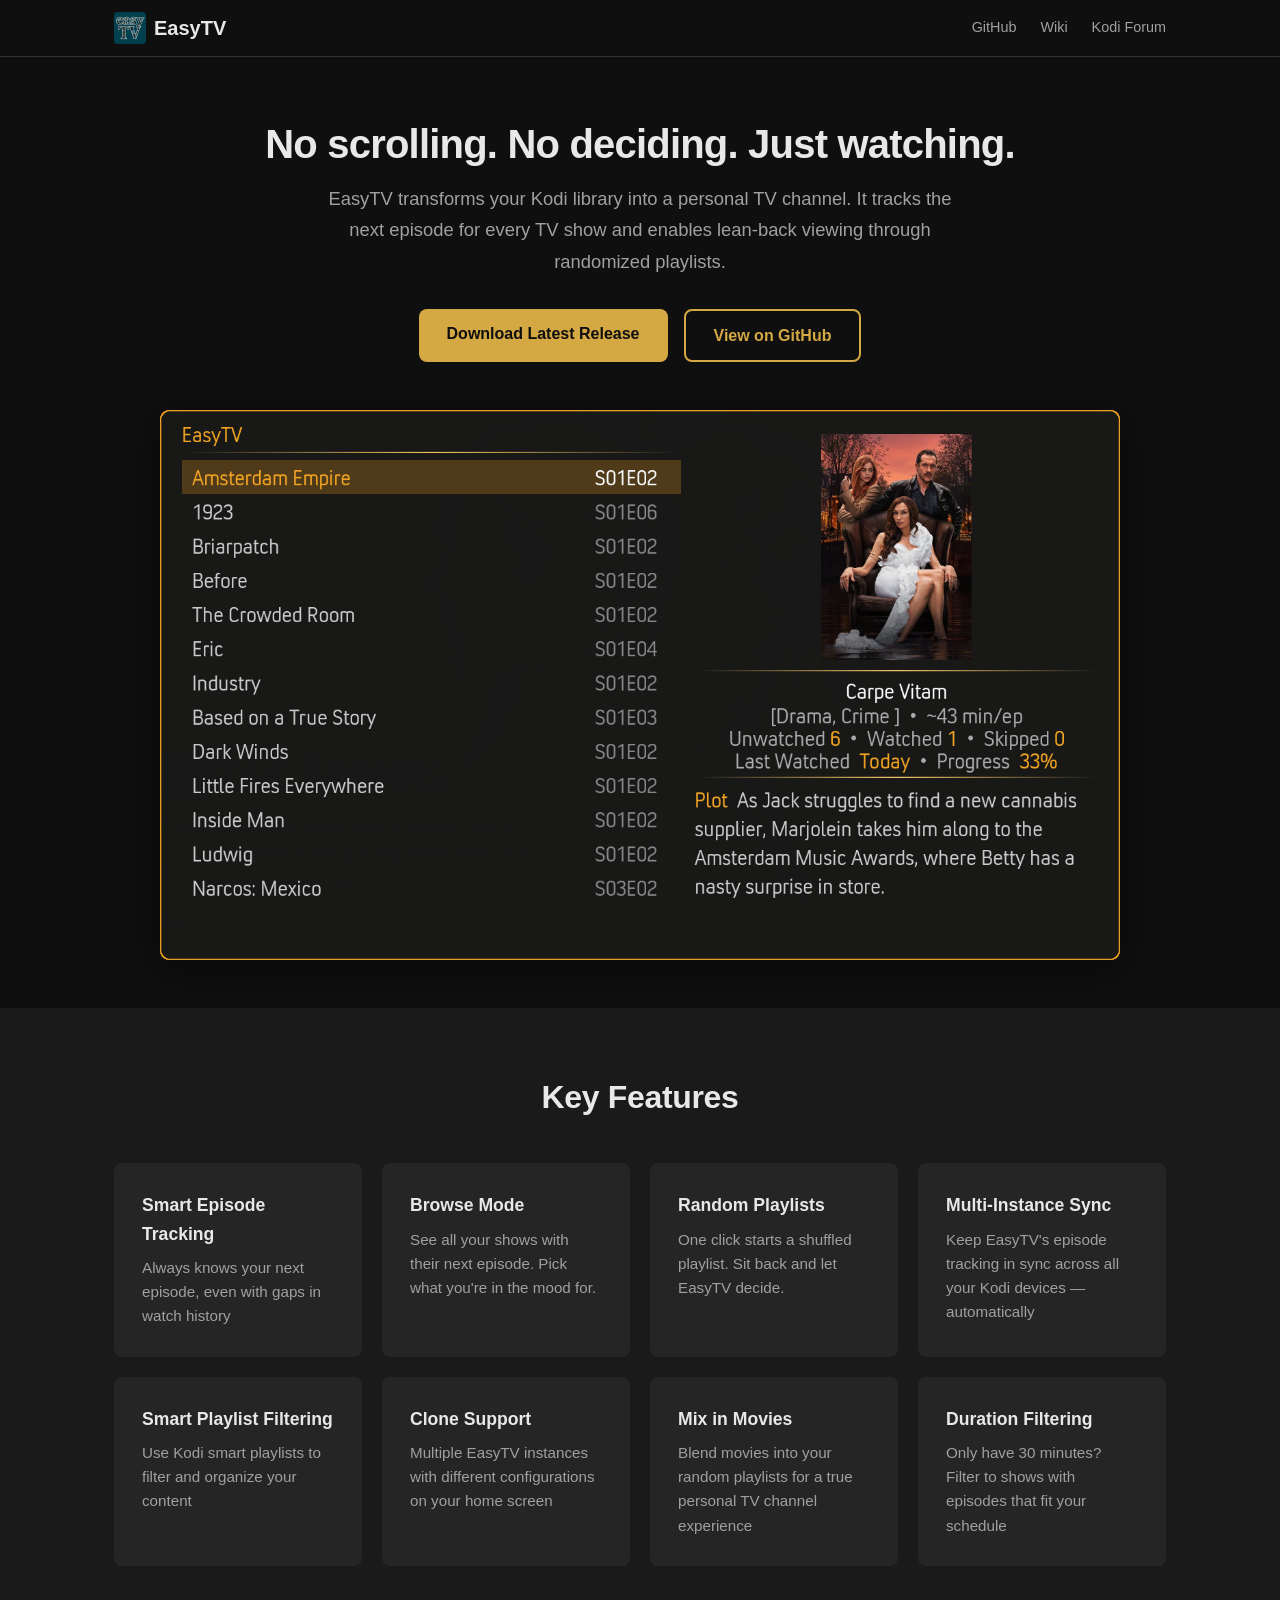
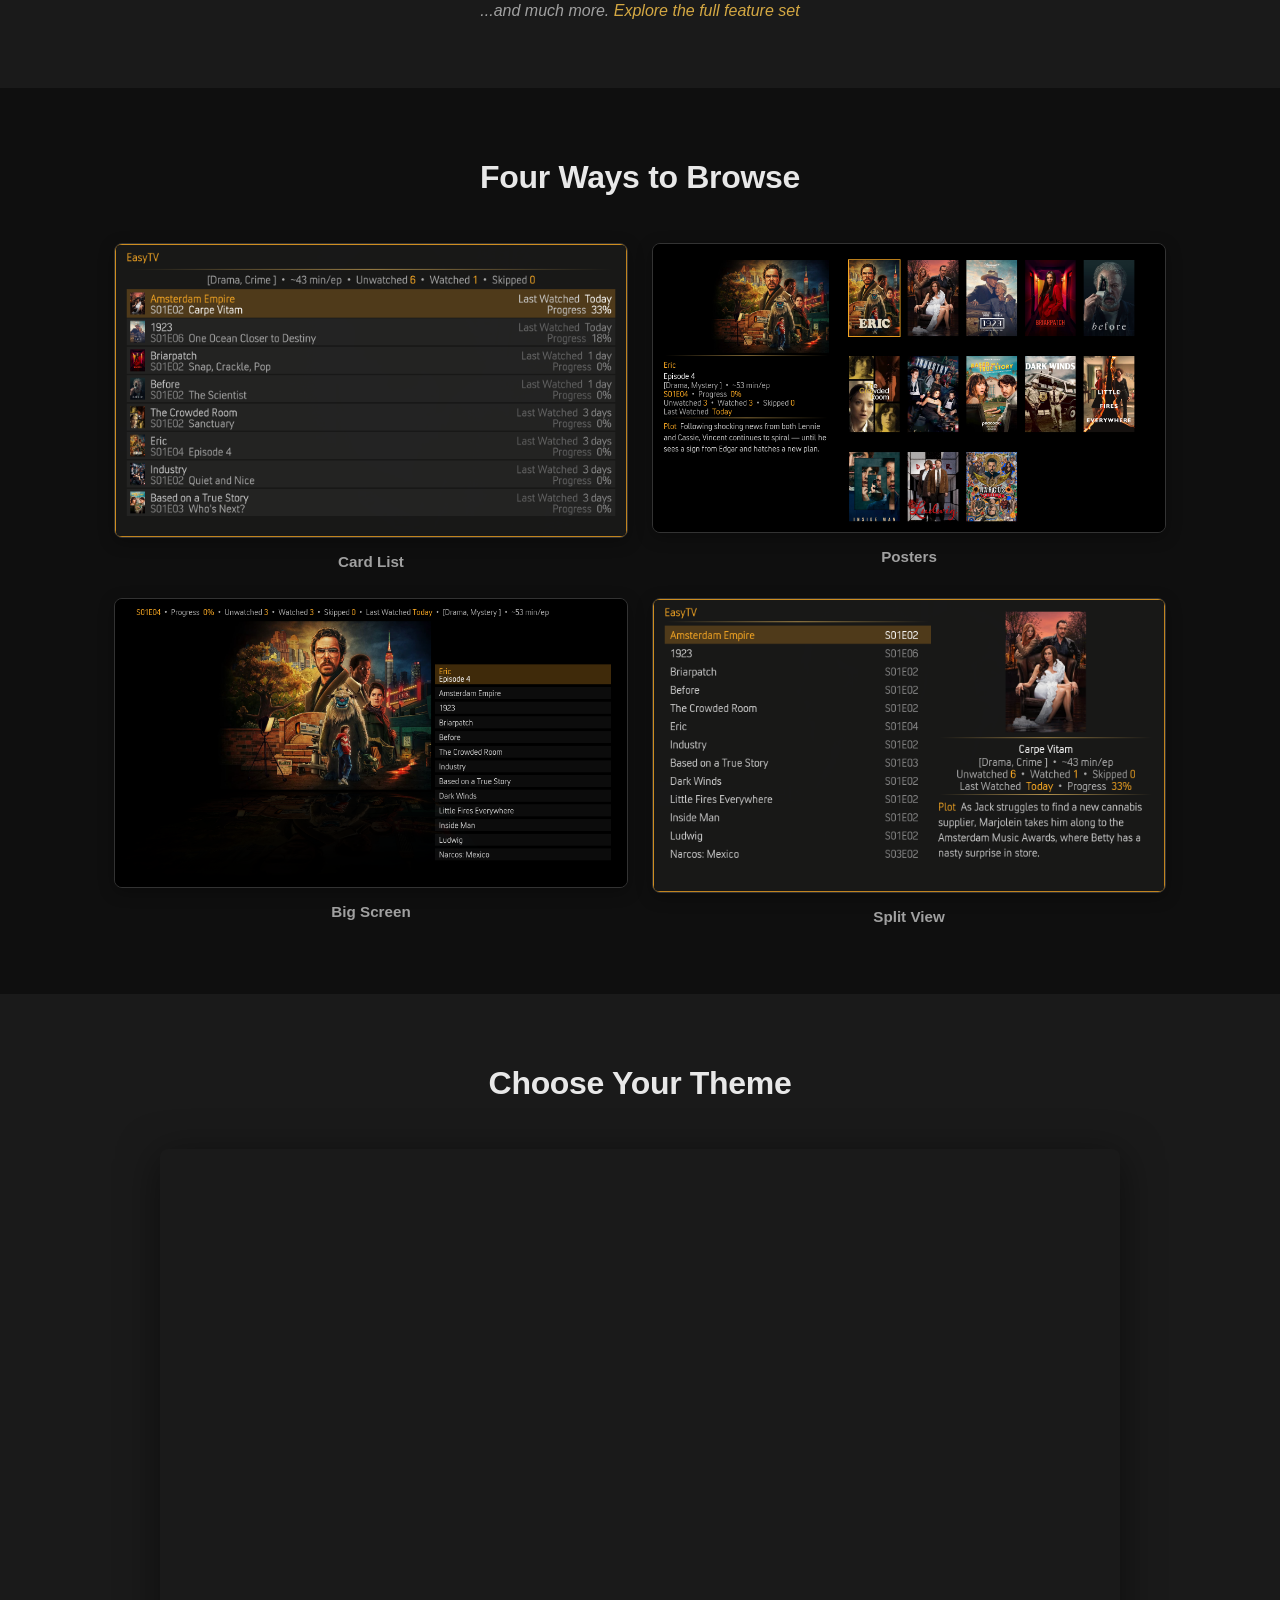
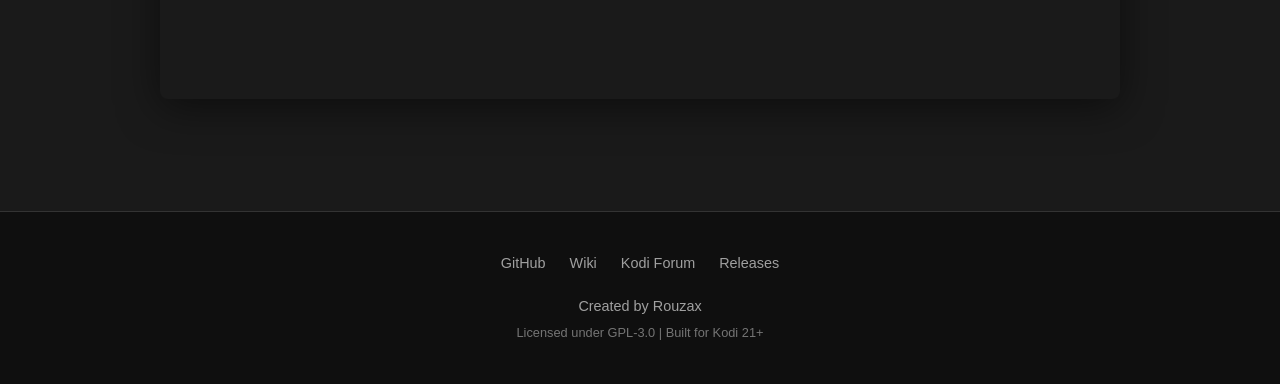
<file: docs/index.html>
<!DOCTYPE html>
<html lang="en">
<head>
    <meta charset="UTF-8">
    <meta name="viewport" content="width=device-width, initial-scale=1.0">
    <title>EasyTV — No scrolling. No deciding. Just watching.</title>
    <meta name="description" content="EasyTV transforms your Kodi library into a personal TV channel. It tracks the next episode for every TV show and enables lean-back viewing.">
    <link rel="icon" type="image/png" href="images/icon.png">
    <link rel="stylesheet" href="style.css">
</head>
<body>

<header class="site-header">
    <div class="header-inner">
        <a href="./" class="wordmark">
            <img src="images/icon.png" alt="EasyTV icon" class="wordmark-icon" width="32" height="32">
            <span>EasyTV</span>
        </a>
        <nav>
            <a href="https://github.com/Rouzax/script.easytv" target="_blank" rel="noopener noreferrer">GitHub</a>
            <a href="https://github.com/Rouzax/script.easytv/wiki" target="_blank" rel="noopener noreferrer">Wiki</a>
            <a href="https://forum.kodi.tv/showthread.php?tid=383902" target="_blank" rel="noopener noreferrer">Kodi Forum</a>
        </nav>
    </div>
</header>

<main>

    <section class="hero">
        <div class="hero-inner">
            <h1>No scrolling. No deciding. Just watching.</h1>
            <p>EasyTV transforms your Kodi library into a personal TV channel. It tracks the next episode for every TV show and enables lean-back viewing through randomized playlists.</p>
            <div class="hero-buttons">
                <a href="https://github.com/Rouzax/script.easytv/releases/latest" class="btn btn-primary">Download Latest Release</a>
                <a href="https://github.com/Rouzax/script.easytv" class="btn btn-secondary">View on GitHub</a>
            </div>
            <div class="hero-screenshot">
                <img src="images/view-split-golden-hour.png" alt="EasyTV split view showing TV show library with episode details in Golden Hour theme">
            </div>
        </div>
    </section>

    <section class="features">
        <div class="section-inner">
            <h2>Key Features</h2>
            <div class="features-grid">
                <div class="feature-card">
                    <h3>Smart Episode Tracking</h3>
                    <p>Always knows your next episode, even with gaps in watch history</p>
                </div>
                <div class="feature-card">
                    <h3>Browse Mode</h3>
                    <p>See all your shows with their next episode. Pick what you're in the mood for.</p>
                </div>
                <div class="feature-card">
                    <h3>Random Playlists</h3>
                    <p>One click starts a shuffled playlist. Sit back and let EasyTV decide.</p>
                </div>
                <div class="feature-card">
                    <h3>Multi-Instance Sync</h3>
                    <p>Keep EasyTV's episode tracking in sync across all your Kodi devices — automatically</p>
                </div>
                <div class="feature-card">
                    <h3>Smart Playlist Filtering</h3>
                    <p>Use Kodi smart playlists to filter and organize your content</p>
                </div>
                <div class="feature-card">
                    <h3>Clone Support</h3>
                    <p>Multiple EasyTV instances with different configurations on your home screen</p>
                </div>
                <div class="feature-card">
                    <h3>Mix in Movies</h3>
                    <p>Blend movies into your random playlists for a true personal TV channel experience</p>
                </div>
                <div class="feature-card">
                    <h3>Duration Filtering</h3>
                    <p>Only have 30 minutes? Filter to shows with episodes that fit your schedule</p>
                </div>
            </div>
            <p class="features-more">...and much more. <a href="https://github.com/Rouzax/script.easytv/wiki" target="_blank" rel="noopener noreferrer">Explore the full feature set</a></p>
        </div>
    </section>

    <section class="views">
        <div class="section-inner">
            <h2>Four Ways to Browse</h2>
            <div class="views-grid">
                <div class="view-item">
                    <img src="images/view-card-list-golden-hour.png" alt="EasyTV Card List view showing TV shows in a vertical list with episode details">
                    <span class="view-label">Card List</span>
                </div>
                <div class="view-item">
                    <img src="images/view-posters.png" alt="EasyTV Posters view displaying TV show poster artwork in a grid">
                    <span class="view-label">Posters</span>
                </div>
                <div class="view-item">
                    <img src="images/view-big-screen.png" alt="EasyTV Big Screen view optimized for large displays with prominent artwork">
                    <span class="view-label">Big Screen</span>
                </div>
                <div class="view-item">
                    <img src="images/view-split-golden-hour.png" alt="EasyTV Split View with show list on the left and episode details on the right">
                    <span class="view-label">Split View</span>
                </div>
            </div>
        </div>
    </section>

    <section class="themes">
        <div class="section-inner">
            <h2>Choose Your Theme</h2>
            <div class="themes-crossfade">
                <div class="crossfade-container">
                    <img class="crossfade-image crossfade-1" src="images/view-split-golden-hour.png" alt="EasyTV Split View in Golden Hour theme with warm amber tones">
                    <img class="crossfade-image crossfade-2" src="images/view-split-ember.png" alt="EasyTV Split View in Ember theme with rich red tones">
                    <img class="crossfade-image crossfade-3" src="images/view-split-ultraviolet.png" alt="EasyTV Split View in Ultraviolet theme with purple accents">
                    <img class="crossfade-image crossfade-4" src="images/view-split-nightfall.png" alt="EasyTV Split View in Nightfall theme with cool blue tones">
                </div>
                <div class="theme-labels">
                    <span class="theme-label theme-label-1">Golden Hour</span>
                    <span class="theme-label theme-label-2">Ember</span>
                    <span class="theme-label theme-label-3">Ultraviolet</span>
                    <span class="theme-label theme-label-4">Nightfall</span>
                </div>
            </div>
        </div>
    </section>

</main>

<footer class="site-footer">
    <div class="footer-inner">
        <nav class="footer-links">
            <a href="https://github.com/Rouzax/script.easytv" target="_blank" rel="noopener noreferrer">GitHub</a>
            <a href="https://github.com/Rouzax/script.easytv/wiki" target="_blank" rel="noopener noreferrer">Wiki</a>
            <a href="https://forum.kodi.tv/showthread.php?tid=383902" target="_blank" rel="noopener noreferrer">Kodi Forum</a>
            <a href="https://github.com/Rouzax/script.easytv/releases" target="_blank" rel="noopener noreferrer">Releases</a>
        </nav>
        <p class="footer-author">Created by Rouzax</p>
        <p class="footer-meta">Licensed under GPL-3.0 | Built for Kodi 21+</p>
    </div>
</footer>

</body>
</html>
</file>
<file: docs/style.css>
:root {
    --bg-primary: #0F0F0F;
    --bg-secondary: #1A1A1A;
    --bg-tertiary: #252525;
    --text-primary: #E8E8E8;
    --text-secondary: #A0A0A0;
    --accent: #D4A843;
    --accent-hover: #E0B850;
    --border: #333333;
    --max-width: 1100px;
    --radius: 8px;
}

*,
*::before,
*::after {
    box-sizing: border-box;
}

html {
    scroll-behavior: smooth;
}

body {
    margin: 0;
    padding: 0;
    background-color: var(--bg-primary);
    color: var(--text-primary);
    font-family: -apple-system, BlinkMacSystemFont, "Segoe UI", Roboto, sans-serif;
    line-height: 1.6;
    -webkit-font-smoothing: antialiased;
    -moz-osx-font-smoothing: grayscale;
}

img {
    max-width: 100%;
    height: auto;
    display: block;
}

a {
    color: var(--accent);
    text-decoration: none;
    transition: color 0.2s ease;
}

a:hover {
    color: var(--accent-hover);
}

/* ── Header ───────────────────────────────────────────── */

.site-header {
    position: sticky;
    top: 0;
    z-index: 100;
    background-color: var(--bg-primary);
    border-bottom: 1px solid var(--border);
}

.header-inner {
    max-width: var(--max-width);
    margin: 0 auto;
    padding: 0.75rem 1.5rem;
    display: flex;
    align-items: center;
    justify-content: space-between;
}

.wordmark {
    display: flex;
    align-items: center;
    gap: 0.5rem;
    color: var(--text-primary);
    font-size: 1.25rem;
    font-weight: 700;
    text-decoration: none;
}

.wordmark:hover {
    color: var(--text-primary);
}

.wordmark-icon {
    border-radius: 4px;
}

.site-header nav {
    display: flex;
    gap: 1.5rem;
}

.site-header nav a {
    color: var(--text-secondary);
    font-size: 0.9rem;
    font-weight: 500;
}

.site-header nav a:hover {
    color: var(--accent);
}

/* ── Hero ─────────────────────────────────────────────── */

.hero {
    padding: 4rem 1.5rem 3rem;
}

.hero-inner {
    max-width: var(--max-width);
    margin: 0 auto;
    text-align: center;
}

.hero h1 {
    font-size: 2.5rem;
    font-weight: 800;
    line-height: 1.15;
    margin: 0 0 1rem;
    letter-spacing: -0.02em;
}

.hero p {
    font-size: 1.15rem;
    color: var(--text-secondary);
    max-width: 640px;
    margin: 0 auto 2rem;
    line-height: 1.7;
}

.hero-buttons {
    display: flex;
    gap: 1rem;
    justify-content: center;
    flex-wrap: wrap;
    margin-bottom: 3rem;
}

.btn {
    display: inline-block;
    padding: 0.75rem 1.75rem;
    border-radius: var(--radius);
    font-size: 1rem;
    font-weight: 600;
    text-decoration: none;
    transition: background-color 0.2s ease, border-color 0.2s ease, transform 0.15s ease;
}

.btn:hover {
    transform: translateY(-1px);
}

.btn-primary {
    background-color: var(--accent);
    color: #0F0F0F;
}

.btn-primary:hover {
    background-color: var(--accent-hover);
    color: #0F0F0F;
}

.btn-secondary {
    background-color: transparent;
    color: var(--accent);
    border: 2px solid var(--accent);
}

.btn-secondary:hover {
    border-color: var(--accent-hover);
    color: var(--accent-hover);
}

.hero-screenshot {
    border-radius: var(--radius);
    overflow: hidden;
    box-shadow: 0 8px 40px rgba(0, 0, 0, 0.5);
    max-width: 960px;
    margin: 0 auto;
}

/* ── Sections (shared) ────────────────────────────────── */

.section-inner {
    max-width: var(--max-width);
    margin: 0 auto;
    padding: 4rem 1.5rem;
}

.section-inner h2 {
    font-size: 2rem;
    font-weight: 700;
    text-align: center;
    margin: 0 0 2.5rem;
    letter-spacing: -0.01em;
}

/* ── Features ─────────────────────────────────────────── */

.features {
    background-color: var(--bg-secondary);
}

.features-grid {
    display: grid;
    grid-template-columns: repeat(4, 1fr);
    gap: 1.25rem;
}

.feature-card {
    background-color: var(--bg-tertiary);
    border-radius: var(--radius);
    padding: 1.75rem;
    transition: transform 0.2s ease, box-shadow 0.2s ease;
}

.feature-card:hover {
    transform: translateY(-3px);
    box-shadow: 0 6px 24px rgba(0, 0, 0, 0.3);
}

.feature-card h3 {
    font-size: 1.1rem;
    font-weight: 600;
    margin: 0 0 0.5rem;
    color: var(--text-primary);
}

.feature-card p {
    font-size: 0.95rem;
    color: var(--text-secondary);
    margin: 0;
    line-height: 1.6;
}

.features-more {
    text-align: center;
    margin: 2rem 0 0;
    font-size: 1rem;
    color: var(--text-secondary);
    font-style: italic;
}

/* ── Views ────────────────────────────────────────────── */

.views-grid {
    display: grid;
    grid-template-columns: repeat(2, 1fr);
    gap: 1.5rem;
}

.view-item {
    text-align: center;
}

.view-item img {
    border-radius: var(--radius);
    border: 1px solid var(--border);
    box-shadow: 0 4px 16px rgba(0, 0, 0, 0.3);
    margin: 0 auto;
}

.view-label {
    display: block;
    margin-top: 0.75rem;
    font-size: 0.95rem;
    font-weight: 600;
    color: var(--text-secondary);
}

/* ── Themes crossfade ─────────────────────────────────── */

.themes {
    background-color: var(--bg-secondary);
}

.themes-crossfade {
    max-width: 960px;
    margin: 0 auto;
}

.crossfade-container {
    position: relative;
    width: 100%;
    border-radius: var(--radius);
    overflow: hidden;
    box-shadow: 0 8px 40px rgba(0, 0, 0, 0.5);
}

.crossfade-container img:first-child {
    position: relative;
}

.crossfade-image {
    position: absolute;
    top: 0;
    left: 0;
    width: 100%;
    height: auto;
    opacity: 0;
    animation: crossfade 16s infinite;
}

.crossfade-image:first-child {
    position: relative;
}

.crossfade-1 { animation-delay: 0s; }
.crossfade-2 { animation-delay: 4s; }
.crossfade-3 { animation-delay: 8s; }
.crossfade-4 { animation-delay: 12s; }

@keyframes crossfade {
    0%   { opacity: 0; }
    4%   { opacity: 1; }
    25%  { opacity: 1; }
    29%  { opacity: 0; }
    100% { opacity: 0; }
}

.theme-labels {
    position: relative;
    height: 2rem;
    margin-top: 1rem;
    text-align: center;
}

.theme-label {
    position: absolute;
    left: 0;
    right: 0;
    font-size: 1.1rem;
    font-weight: 700;
    letter-spacing: 0.02em;
    opacity: 0;
    animation: crossfade 16s infinite;
}

.theme-label-1 {
    color: #D4A843;
    animation-delay: 0s;
}

.theme-label-2 {
    color: #C85A4A;
    animation-delay: 4s;
}

.theme-label-3 {
    color: #9B6EC5;
    animation-delay: 8s;
}

.theme-label-4 {
    color: #5B8FA8;
    animation-delay: 12s;
}

/* ── Footer ───────────────────────────────────────────── */

.site-footer {
    background-color: var(--bg-primary);
    border-top: 1px solid var(--border);
}

.footer-inner {
    max-width: var(--max-width);
    margin: 0 auto;
    padding: 2.5rem 1.5rem;
    text-align: center;
}

.footer-links {
    display: flex;
    gap: 1.5rem;
    justify-content: center;
    flex-wrap: wrap;
    margin-bottom: 1.25rem;
}

.footer-links a {
    color: var(--text-secondary);
    font-size: 0.9rem;
    font-weight: 500;
}

.footer-links a:hover {
    color: var(--accent);
}

.footer-author {
    font-size: 0.9rem;
    color: var(--text-secondary);
    margin: 0 0 0.35rem;
}

.footer-meta {
    font-size: 0.8rem;
    color: var(--text-secondary);
    margin: 0;
    opacity: 0.7;
}

/* ── Responsive: tablet (768px) ───────────────────────── */

@media (max-width: 768px) {
    .hero h1 {
        font-size: 2rem;
    }

    .hero p {
        font-size: 1.05rem;
    }

    .features-grid {
        grid-template-columns: repeat(2, 1fr);
    }

    .section-inner h2 {
        font-size: 1.75rem;
    }
}

/* ── Responsive: small tablet (640px) ────────────────── */

@media (max-width: 640px) {
    .features-grid {
        grid-template-columns: 1fr;
    }
}

/* ── Responsive: mobile (480px) ───────────────────────── */

@media (max-width: 480px) {
    .hero {
        padding: 2.5rem 1rem 2rem;
    }

    .hero h1 {
        font-size: 1.6rem;
    }

    .hero p {
        font-size: 1rem;
    }

    .hero-buttons {
        flex-direction: column;
        align-items: center;
    }

    .btn {
        width: 100%;
        max-width: 280px;
        text-align: center;
    }

    .section-inner {
        padding: 3rem 1rem;
    }

    .section-inner h2 {
        font-size: 1.5rem;
    }

    .views-grid {
        grid-template-columns: 1fr;
    }

    .site-header nav {
        gap: 1rem;
    }

    .site-header nav a {
        font-size: 0.8rem;
    }
}
</file>
